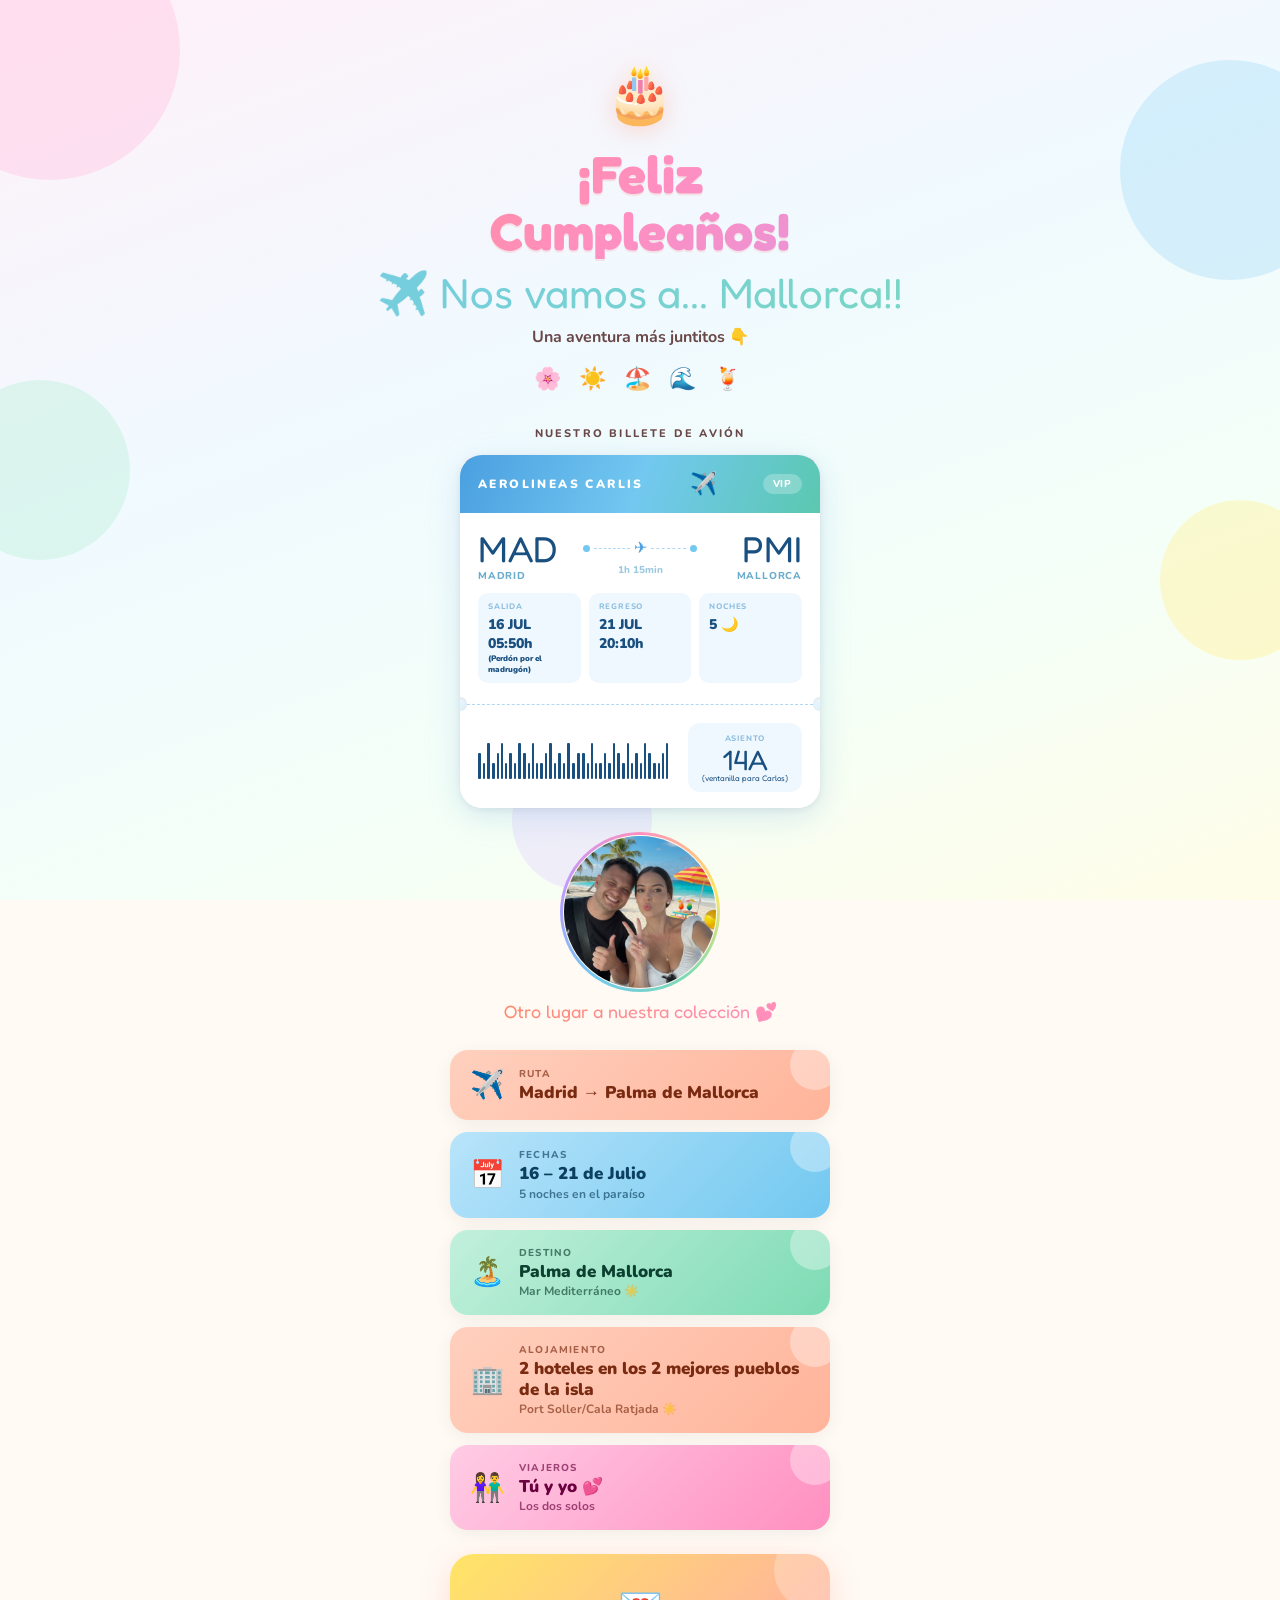
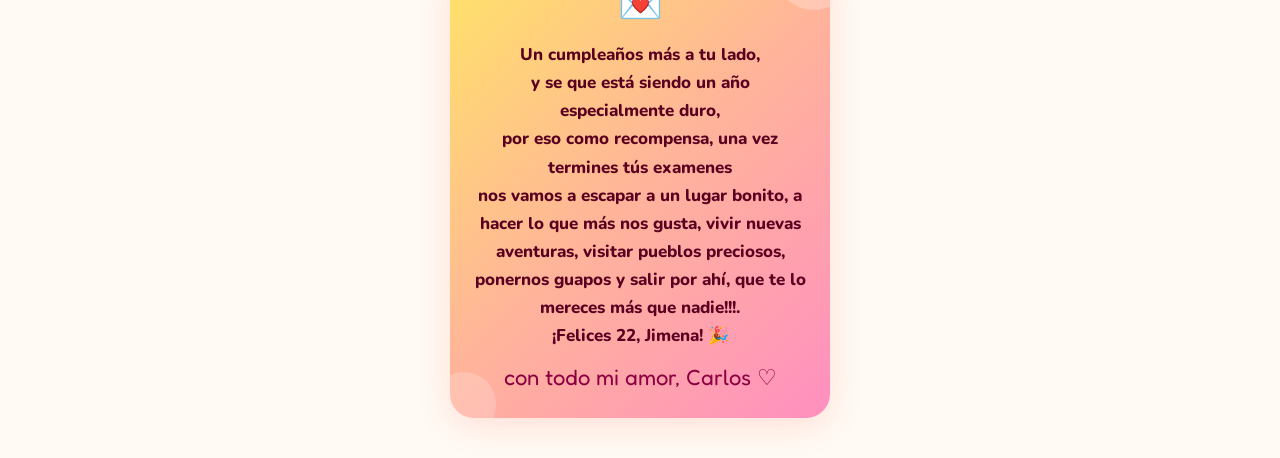
<file: index.html>
<!DOCTYPE html>
<html lang="es">
<head>
<meta charset="UTF-8">
<meta name="viewport" content="width=device-width, initial-scale=1.0, maximum-scale=1.0">
<meta name="apple-mobile-web-app-capable" content="yes">
<title>🎉 Tu sorpresa!</title>
<link href="https://fonts.googleapis.com/css2?family=Nunito:ital,wght@0,400;0,600;0,700;0,800;0,900;1,700&family=Fredoka+One&display=swap" rel="stylesheet">
<style>
:root {
  --peach:   #FFB49A;
  --coral:   #FF8B6B;
  --sky:     #72C8F0;
  --skylt:   #B8E4FA;
  --mint:    #7DDBB4;
  --mintlt:  #C2F0DC;
  --lemon:   #FFE566;
  --lemlt:   #FFF4A8;
  --pink:    #FF8FC0;
  --pinklt:  #FFCCE5;
  --lilac:   #C09AFF;
  --lilaclt: #E4D5FF;
  --cream:   #FFFAF4;
  --text:    #2D1F1F;
  --textmid: #6B4848;
}

*, *::before, *::after { margin:0; padding:0; box-sizing:border-box; -webkit-tap-highlight-color:transparent; }

html { scroll-behavior:smooth; }

body {
  min-height: 100vh;
  background: var(--cream);
  font-family: 'Nunito', sans-serif;
  overflow-x: hidden;
  -webkit-font-smoothing: antialiased;
}

/* ═══════════════════════════
   ANIMATED BG
═══════════════════════════ */
.bg {
  position: fixed; inset: 0; z-index: 0; overflow: hidden;
  background: linear-gradient(160deg, #FFF0F8 0%, #F0FAFF 40%, #F4FFF8 70%, #FFFDE8 100%);
}
.blob {
  position:absolute; border-radius:50%; filter:blur(0px);
  animation: drift var(--d,10s) ease-in-out infinite alternate var(--dl,0s);
}
@keyframes drift {
  0%   { transform: translate(0,0) scale(1); }
  100% { transform: translate(var(--tx,15px), var(--ty,-20px)) scale(var(--sc,1.05)); }
}

/* Confetti dots */
.confetti-dot {
  position:absolute; border-radius:50%;
  animation: confDrop var(--cd,8s) linear infinite var(--cdl,0s);
  opacity:0;
}
@keyframes confDrop {
  0%   { transform: translateY(-20px) rotate(0deg); opacity:0; }
  10%  { opacity:0.8; }
  90%  { opacity:0.8; }
  100% { transform: translateY(110vh) rotate(360deg); opacity:0; }
}

/* ═══════════════════════════
   HERO SECTION
═══════════════════════════ */
.hero {
  position: relative; z-index:5;
  text-align: center;
  padding: max(56px, env(safe-area-inset-top, 56px)) 24px 0;
}

.hero-emoji {
  font-size: 56px; display:block;
  animation: bounceIn 0.7s cubic-bezier(0.34,1.56,0.64,1) both;
  filter: drop-shadow(0 4px 12px rgba(255,140,100,0.3));
}
@keyframes bounceIn {
  0%   { transform:scale(0) rotate(-20deg); opacity:0; }
  100% { transform:scale(1) rotate(0deg);   opacity:1; }
}

h1 {
  font-family: 'Fredoka One', cursive;
  font-size: clamp(36px, 10vw, 52px);
  line-height: 1.1;
  margin: 12px 0 8px;
  background: linear-gradient(135deg, var(--coral) 0%, var(--pink) 50%, var(--lilac) 100%);
  -webkit-background-clip: text;
  -webkit-text-fill-color: transparent;
  background-clip: text;
  animation: slideUp 0.7s cubic-bezier(0.22,1,0.36,1) 0.15s both;
  filter: drop-shadow(0 2px 0 rgba(255,100,100,0.15));
}
.h1-line2 {
  font-family: 'Fredoka One', cursive;
  font-size: clamp(28px, 8vw, 42px);
  background: linear-gradient(135deg, var(--sky) 0%, var(--mint) 100%);
  -webkit-background-clip: text;
  -webkit-text-fill-color: transparent;
  background-clip: text;
  animation: slideUp 0.7s cubic-bezier(0.22,1,0.36,1) 0.25s both;
}
@keyframes slideUp {
  from { opacity:0; transform:translateY(24px); }
  to   { opacity:1; transform:translateY(0); }
}

.tagline {
  font-size: 16px; font-weight:700;
  color: var(--textmid);
  margin-top: 8px;
  animation: slideUp 0.7s cubic-bezier(0.22,1,0.36,1) 0.35s both;
}

/* emoji rain row */
.emoji-row {
  font-size: 22px;
  letter-spacing: 6px;
  margin: 16px 0 8px;
  animation: slideUp 0.7s cubic-bezier(0.22,1,0.36,1) 0.4s both;
}

/* ═══════════════════════════
   WALLET SECTION
═══════════════════════════ */
.wallet-scene {
  position: relative; z-index:5;
  display: flex;
  flex-direction: column;
  align-items: center;
  padding: 24px 24px 0;
  animation: slideUp 0.8s cubic-bezier(0.22,1,0.36,1) 0.5s both;
}

.wallet-label {
  font-size: 11px; font-weight:800;
  letter-spacing: 0.2em; text-transform:uppercase;
  color: var(--textmid);
  margin-bottom: 14px;
  display:flex; align-items:center; gap:8px;
}
.wallet-label::before, .wallet-label::after {
  content:''; flex:1; height:1px; background:rgba(0,0,0,0.1);
}

/* ── BOARDING PASS ── */
.bp-outer {
  width: 100%;
  max-width: 360px;
  position: relative;
}

/* Stack cards behind */
.bp-back {
  position:absolute; left:0; right:0;
  height:16px; border-radius:20px;
  transition: transform 0.4s ease;
}
.bp-back-1 {
  background: var(--lilac);
  top:0; margin:0 auto; width:94%;
  transform:translateY(6px);
  z-index:1;
}
.bp-back-2 {
  background: var(--pink);
  top:0; margin:0 auto; width:97%;
  transform:translateY(3px);
  z-index:2;
}

.bp {
  position:relative; z-index:3;
  border-radius:22px;
  overflow:hidden;
  box-shadow:
    0 8px 32px rgba(100,160,220,0.22),
    0 2px 8px rgba(0,0,0,0.08);
  animation: bpDrop 1s cubic-bezier(0.34,1.56,0.64,1) 0.9s both;
  transform-origin: top center;
}
@keyframes bpDrop {
  0%   { opacity:0; transform:translateY(-30px) rotate(-3deg) scale(0.9); }
  100% { opacity:1; transform:translateY(0)     rotate(0deg)  scale(1);   }
}

/* Airline header */
.bp-head {
  background: linear-gradient(110deg, #4A9FE0, #72C8F0, #5BC8B0);
  padding: 14px 18px;
  display:flex; align-items:center; justify-content:space-between;
}
.bp-airline {
  font-size:12px; font-weight:900; color:white;
  letter-spacing:0.2em; text-transform:uppercase;
}
.bp-plane-anim {
  font-size:22px;
  animation: flyPlane 3s ease-in-out infinite alternate 1.9s;
  display:inline-block;
}
@keyframes flyPlane {
  0%   { transform: translateX(0px) translateY(0px) rotate(-5deg); }
  100% { transform: translateX(8px) translateY(-3px) rotate(5deg); }
}
.bp-badge {
  background:rgba(255,255,255,0.25);
  border-radius:20px; padding:3px 10px;
  font-size:10px; font-weight:800; color:white;
  letter-spacing:0.08em;
}

/* Route */
.bp-route {
  background:white;
  padding: 18px 18px 10px;
  display:flex; align-items:center; gap:10px;
}
.bp-city-block { flex:1; }
.bp-city-block.right { text-align:right; }
.bp-iata {
  font-family:'Fredoka One',cursive;
  font-size: 36px; color: #1a5080;
  line-height:1;
}
.bp-city-name { font-size:10px; font-weight:800; color:#6aadcc; text-transform:uppercase; letter-spacing:0.08em; margin-top:2px; }
.bp-route-center {
  flex:1.2; display:flex; flex-direction:column; align-items:center; gap:4px;
}
.bp-plane-row {
  display:flex; align-items:center; width:100%; gap:4px;
}
.bp-dash { flex:1; border-top:1.5px dashed #b0d8f0; }
.bp-circle { width:7px; height:7px; border-radius:50%; background:#72C8F0; flex-shrink:0; }
.bp-route-plane { font-size:16px; color:#4A9FE0; }
.bp-dur { font-size:10px; font-weight:800; color:#9cc8e0; }

/* Fields */
.bp-fields {
  background:white;
  padding:0 18px 14px;
  display:grid; grid-template-columns:1fr 1fr 1fr; gap:8px;
}
.bp-field { background:#F0F8FF; border-radius:10px; padding:8px 10px; }
.bp-field-lbl { font-size:8px; font-weight:800; color:#90c0e0; text-transform:uppercase; letter-spacing:0.1em; margin-bottom:3px; }
.bp-field-val { font-size:14px; font-weight:900; color:#1a5080; }

/* Tear */
.bp-tear {
  background:white;
  display:flex; align-items:center;
  padding:0;
}
.bp-notch {
  width:14px; height:14px; border-radius:50%;
  background:linear-gradient(160deg,#F0F8FF,#ddeef8);
  flex-shrink:0; box-shadow:inset 0 1px 3px rgba(0,0,0,0.08);
}
.bp-notch.l { margin-left:-7px; }
.bp-notch.r { margin-right:-7px; }
.bp-dash-line { flex:1; border-top:1.5px dashed #b0d8f0; }

/* Barcode area */
.bp-barcode-area {
  background:white;
  padding:12px 18px 16px;
  display:flex; align-items:center; gap:12px;
}
.bp-bars { display:flex; gap:2px; align-items:flex-end; height:42px; flex:1; }
.b { background:#1a5080; border-radius:1px; }
.bp-seat {
  background:#F0F8FF;
  border-radius:12px; padding:10px 14px;
  text-align:center; flex-shrink:0;
}
.bp-seat-lbl { font-size:8px; font-weight:800; color:#90c0e0; text-transform:uppercase; letter-spacing:0.1em; margin-bottom:2px; }
.bp-seat-val { font-family:'Fredoka One',cursive; font-size:28px; color:#1a5080; line-height:1; }

/* ═══════════════════════════
   INFO CARDS
═══════════════════════════ */
.cards {
  position:relative; z-index:5;
  padding: 24px 20px;
  display:flex; flex-direction:column; gap:12px;
  max-width: 420px;
  width:100%;
  margin:0 auto;
  animation: slideUp 0.8s cubic-bezier(0.22,1,0.36,1) 1.3s both;
}

.info-card {
  border-radius:18px;
  padding:16px 20px;
  display:flex; align-items:center; gap:14px;
  box-shadow: 0 4px 18px rgba(0,0,0,0.06);
  position:relative; overflow:hidden;
}
.info-card::after {
  content:''; position:absolute; right:-10px; top:-10px;
  width:50px; height:50px; border-radius:50%;
  background:rgba(255,255,255,0.35);
}
.ic-icon { font-size:28px; flex-shrink:0; }
.ic-lbl { font-size:10px; font-weight:800; text-transform:uppercase; letter-spacing:0.12em; opacity:0.65; margin-bottom:2px; }
.ic-val { font-size:17px; font-weight:900; line-height:1.2; }
.ic-sub { font-size:12px; font-weight:700; opacity:0.65; margin-top:1px; }

.c1 { background:linear-gradient(135deg,#FFD0BE,#FFB49A); color:#7A2A10; }
.c2 { background:linear-gradient(135deg,#B8E4FA,#72C8F0); color:#0D4060; }
.c3 { background:linear-gradient(135deg,#C2F0DC,#7DDBB4); color:#0D4030; }
.c4 { background:linear-gradient(135deg,#FFCCE5,#FF8FC0); color:#6B0040; }
.c5 { background:linear-gradient(135deg,#FFD0BE,#FFB49A); color:#7A2A10; }

/* ═══════════════════════════
   MESSAGE CARD
═══════════════════════════ */
.msg-wrap {
  position:relative; z-index:5;
  padding:0 20px;
  max-width:420px; width:100%;
  margin:0 auto;
  animation: slideUp 0.8s cubic-bezier(0.22,1,0.36,1) 1.5s both;
}
.msg-card {
  background:linear-gradient(135deg, #FFE566, #FFB49A, #FF8FC0);
  border-radius:24px;
  padding:28px 24px;
  text-align:center;
  box-shadow:0 8px 32px rgba(255,120,100,0.2);
  position:relative; overflow:hidden;
}
.msg-card::before {
  content:''; position:absolute;
  top:-24px; right:-24px;
  width:80px; height:80px; border-radius:50%;
  background:rgba(255,255,255,0.25);
}
.msg-card::after {
  content:''; position:absolute;
  bottom:-18px; left:-18px;
  width:64px; height:64px; border-radius:50%;
  background:rgba(255,255,255,0.2);
}
.msg-icon { font-size:36px; margin-bottom:10px; display:block; animation:wiggle 2s ease-in-out infinite 2.5s; }
@keyframes wiggle {
  0%,100% { transform:rotate(0deg); }
  25%      { transform:rotate(-8deg); }
  75%      { transform:rotate(8deg); }
}
.msg-text {
  font-size:17px; font-weight:800;
  color:#5A0020;
  line-height:1.65; position:relative; z-index:1;
}
.msg-sig {
  margin-top:14px;
  font-family:'Fredoka One',cursive;
  font-size:22px; color:#8B0040;
  position:relative; z-index:1;
}

/* ═══════════════════════════
   PHOTO SECTION
═══════════════════════════ */
.photo-section {
  position: relative; z-index:5;
  display: flex;
  flex-direction: column;
  align-items: center;
  padding: 28px 20px 4px;
  animation: slideUp 0.8s cubic-bezier(0.22,1,0.36,1) 1.1s both;
}
.photo-frame-outer {
  position: relative;
  width: 152px; height: 152px;
}
/* Spinning rainbow border */
.photo-frame-outer::before {
  content:'';
  position:absolute; inset:-4px;
  border-radius:50%;
  background: conic-gradient(
    var(--pink) 0%,
    var(--lemon) 20%,
    var(--mint) 40%,
    var(--sky) 60%,
    var(--lilac) 80%,
    var(--pink) 100%
  );
  animation: spinBorder 5s linear infinite;
  z-index:0;
}
@keyframes spinBorder {
  to { transform: rotate(360deg); }
}
/* White gap ring */
.photo-frame-outer::after {
  content:'';
  position:absolute; inset:-1px;
  border-radius:50%;
  background: var(--cream);
  z-index:1;
}
.photo-frame {
  position:relative; z-index:2;
  width:152px; height:152px;
  border-radius:50%;
  overflow:hidden;
  background: linear-gradient(135deg,#FFD0E8,#B8E4FA);
  display:flex; flex-direction:column;
  align-items:center; justify-content:center;
  cursor:pointer;
}
.photo-frame img {
  width:100%; height:100%;
  object-fit:cover; display:block;
}
.photo-placeholder {
  display:flex; flex-direction:column;
  align-items:center; justify-content:center;
  gap:6px; padding:16px; text-align:center;
}
.photo-placeholder-icon { font-size:32px; }
.photo-placeholder-text {
  font-size:11px; font-weight:800;
  color: #A05080;
  text-transform:uppercase; letter-spacing:0.1em;
  line-height:1.4;
}
.photo-caption {
  margin-top:12px;
  font-family:'Fredoka One',cursive;
  font-size:18px;
  background: linear-gradient(135deg, var(--coral), var(--pink));
  -webkit-background-clip:text;
  -webkit-text-fill-color:transparent;
  background-clip:text;
}
/* Hidden file input */
#photo-input { display:none; }

/* ═══════════════════════════
   FOOTER SPACE
═══════════════════════════ */
.footer-space {
  height: max(40px, env(safe-area-inset-bottom, 40px));
}

/* ═══════════════════════════
   PLANE INTRO OVERLAY
═══════════════════════════ */
#plane-overlay {
  position: fixed; inset:0; z-index: 100;
  pointer-events: none;
  overflow: hidden;
}

/* The whole plane + trail unit moves across */
#plane-unit {
  position: absolute;
  top: 35%;
  left: 0;
  transform: translateX(-110vw);
  animation: planeAcross 100.4s cubic-bezier(0.4, 0, 0.2, 1) 0.0s forwards;
  display: flex;
  align-items: center;
  gap: 0;
}
@keyframes planeAcross {
  0%   { transform: translateX(-130px) translateY(0px); }
  30%  { transform: translateX(25vw)   translateY(-18px); }
  60%  { transform: translateX(65vw)   translateY(8px); }
  100% { transform: translateX(115vw)  translateY(-6px); }
}

/* Contrail */
#plane-trail {
  width: 180px; height: 10px;
  position: relative;
  margin-right: -4px;
  flex-shrink: 0;
}
#plane-trail::before {
  content:'';
  position:absolute; inset:0;
  background: linear-gradient(90deg,
    transparent 0%,
    rgba(255,255,255,0.0) 10%,
    rgba(255,255,255,0.7) 60%,
    rgba(255,255,255,0.95) 100%
  );
  border-radius:20px;
  filter: blur(3px);
}
#plane-trail::after {
  content:'';
  position:absolute; top:50%; left:0; right:0;
  height:2px; transform:translateY(-50%);
  background: linear-gradient(90deg, transparent, rgba(180,220,255,0.8));
  border-radius:10px;
}

/* The SVG plane */
#plane-svg {
  flex-shrink:0;
  filter:
    drop-shadow(-6px 6px 12px rgba(100,160,255,0.35))
    drop-shadow(0 2px 6px rgba(0,0,0,0.12));
  animation: planeBob 0.6s ease-in-out infinite alternate;
}
@keyframes planeBob {
  from { transform: translateY(-2px) rotate(-1deg); }
  to   { transform: translateY(2px)  rotate(1deg); }
}

/* Cloud puffs that fly past */
.cloud-puff {
  position: absolute;
  border-radius: 50%;
  background: rgba(255,255,255,0.75);
  filter: blur(8px);
  animation: cloudDrift var(--cdd,3s) ease-in var(--cddo,0s) forwards;
  opacity:0;
}
@keyframes cloudDrift {
  0%   { transform:translateX(-60vw); opacity:0; }
  15%  { opacity:0.8; }
  85%  { opacity:0.8; }
  100% { transform:translateX(115vw); opacity:0; }
}

/* Fade overlay out after plane passes */
#plane-overlay {
  animation: overlayFade 0.5s ease-out 2.8s forwards;
}
@keyframes overlayFade {
  to { opacity:0; }
}
</style>
</head>
<body>

<!-- ── PLANE INTRO ── -->
<div id="plane-overlay" aria-hidden="true">

  <!-- Cloud puffs -->
  <div class="cloud-puff" style="width:120px;height:60px;top:28%;left:0;--cdd:3.2s;--cddo:0.2s"></div>
  <div class="cloud-puff" style="width:80px;height:45px;top:44%;left:0;--cdd:2.8s;--cddo:0.6s"></div>
  <div class="cloud-puff" style="width:100px;height:50px;top:22%;left:0;--cdd:3.5s;--cddo:1s"></div>

  <!-- Plane unit: trail + SVG -->
  <div id="plane-unit">
    <div id="plane-trail"></div>

    <!-- SVG plane — big, clear, with 2 windows for heads -->
    <svg id="plane-svg" width="220" height="90" viewBox="0 0 220 90" fill="none" xmlns="http://www.w3.org/2000/svg">

      <!-- ── FUSELAGE ── -->
      <path d="M18 48 C18 38 26 30 60 28 L160 25 C185 24 205 32 210 44 C210 44 210 52 205 56 C200 60 185 62 160 61 L60 58 C26 56 18 58 18 48 Z"
            fill="url(#bodyGrad)" stroke="white" stroke-width="1.2"/>

      <!-- ── NOSE CONE ── -->
      <path d="M160 25 C185 24 205 32 210 44 C205 44 195 40 175 38 L160 25Z"
            fill="url(#noseGrad)"/>

      <!-- ── COCKPIT WINDOWS ── -->
      <ellipse cx="178" cy="39" rx="10" ry="7" fill="#B8E8FF" stroke="white" stroke-width="1"/>
      <ellipse cx="178" cy="39" rx="6" ry="4" fill="#72C8F0" opacity="0.6"/>

      <!-- ── MAIN WINDOWS (2 circles for heads) ── -->
      <!-- Window 1 — left person -->
      <circle cx="95" cy="42" r="13" fill="white" stroke="#C0D8F0" stroke-width="1.5"/>
      <circle cx="95" cy="42" r="11" fill="#EEF7FF"/>
      <!-- subtle person silhouette placeholder -->
      <circle cx="95" cy="38" r="4.5" fill="#C0D0E8" opacity="0.5"/>
      <path d="M87 50 Q95 44 103 50" fill="#C0D0E8" opacity="0.4"/>
      <text x="95" y="56" font-size="8" text-anchor="middle" fill="#90B0D0" font-family="sans-serif" opacity="0.7">tú</text>

      <!-- Window 2 — right person -->
      <circle cx="130" cy="42" r="13" fill="white" stroke="#C0D8F0" stroke-width="1.5"/>
      <circle cx="130" cy="42" r="11" fill="#EEF7FF"/>
      <circle cx="130" cy="38" r="4.5" fill="#C0D0E8" opacity="0.5"/>
      <path d="M122 50 Q130 44 138 50" fill="#C0D0E8" opacity="0.4"/>
      <text x="130" y="56" font-size="8" text-anchor="middle" fill="#90B0D0" font-family="sans-serif" opacity="0.7">yo</text>

      <!-- ── MAIN WING ── -->
      <path d="M80 54 L65 82 L115 68 L120 54 Z"
            fill="url(#wingGrad)" stroke="white" stroke-width="1"/>

      <!-- Wing detail line -->
      <path d="M82 56 L70 78 M95 61 L88 80" stroke="white" stroke-width="0.6" opacity="0.5"/>

      <!-- ── TAIL FIN ── -->
      <path d="M28 44 L18 20 L45 36 Z"
            fill="url(#wingGrad)" stroke="white" stroke-width="1"/>

      <!-- ── HORIZONTAL STABILIZERS ── -->
      <path d="M32 50 L20 62 L50 56 L52 50 Z"
            fill="url(#wingGrad)" stroke="white" stroke-width="0.8"/>
      <path d="M32 46 L20 36 L50 42 L52 46 Z"
            fill="url(#wingGrad)" stroke="white" stroke-width="0.8"/>

      <!-- ── ENGINES ── -->
      <rect x="90" y="62" width="30" height="12" rx="6"
            fill="url(#engineGrad)" stroke="white" stroke-width="0.8"/>
      <rect x="91" y="63" width="10" height="10" rx="5" fill="white" opacity="0.25"/>

      <!-- ── BELLY STRIPE ── -->
      <path d="M50 56 L155 56 Q165 56 168 54" stroke="url(#stripeGrad)" stroke-width="3" stroke-linecap="round"/>

      <!-- ── GRADIENTS ── -->
      <defs>
        <linearGradient id="bodyGrad" x1="0" y1="0" x2="0" y2="1">
          <stop offset="0%"   stop-color="#FFFFFF"/>
          <stop offset="40%"  stop-color="#EEF6FF"/>
          <stop offset="100%" stop-color="#C8E4FA"/>
        </linearGradient>
        <linearGradient id="noseGrad" x1="0" y1="0" x2="1" y2="0">
          <stop offset="0%"   stop-color="#EEF6FF"/>
          <stop offset="100%" stop-color="#B8D8F0"/>
        </linearGradient>
        <linearGradient id="wingGrad" x1="0" y1="0" x2="0" y2="1">
          <stop offset="0%"   stop-color="#D0E8FF"/>
          <stop offset="100%" stop-color="#90C0E8"/>
        </linearGradient>
        <linearGradient id="engineGrad" x1="0" y1="0" x2="1" y2="0">
          <stop offset="0%"   stop-color="#A0C8E8"/>
          <stop offset="100%" stop-color="#C8E0F8"/>
        </linearGradient>
        <linearGradient id="stripeGrad" x1="0" y1="0" x2="1" y2="0">
          <stop offset="0%"   stop-color="#72C8F0"/>
          <stop offset="100%" stop-color="#FF8FC0"/>
        </linearGradient>
      </defs>
    </svg>
  </div>
</div>

<!-- ── BACKGROUND ── -->
<div class="bg" aria-hidden="true">
  <div class="blob" style="width:260px;height:260px;background:#FFD0E8;top:-80px;left:-80px;opacity:.55;--d:9s;--tx:20px;--ty:15px;--sc:1.08"></div>
  <div class="blob" style="width:220px;height:220px;background:#B8E4FA;top:60px;right:-60px;opacity:.5;--d:7s;--dl:1s;--tx:-18px;--ty:20px;--sc:1.06"></div>
  <div class="blob" style="width:180px;height:180px;background:#C2F0DC;top:380px;left:-50px;opacity:.45;--d:11s;--dl:.5s;--tx:22px;--ty:-12px"></div>
  <div class="blob" style="width:160px;height:160px;background:#FFF4A8;top:500px;right:-40px;opacity:.5;--d:8s;--dl:2s;--tx:-14px;--ty:18px"></div>
  <div class="blob" style="width:140px;height:140px;background:#E4D5FF;top:750px;left:40%;opacity:.4;--d:6s;--dl:1.5s;--tx:10px;--ty:-16px"></div>
  <!-- confetti dots -->
  <div class="confetti-dot" style="width:8px;height:8px;background:#FFB49A;left:8%;--cd:7s;--cdl:0s"></div>
  <div class="confetti-dot" style="width:6px;height:6px;background:#72C8F0;left:22%;--cd:9s;--cdl:1.2s"></div>
  <div class="confetti-dot" style="width:10px;height:10px;background:#FFE566;left:45%;--cd:6s;--cdl:2s"></div>
  <div class="confetti-dot" style="width:7px;height:7px;background:#7DDBB4;left:62%;--cd:8s;--cdl:0.5s"></div>
  <div class="confetti-dot" style="width:9px;height:9px;background:#FF8FC0;left:78%;--cd:10s;--cdl:3s"></div>
  <div class="confetti-dot" style="width:6px;height:6px;background:#C09AFF;left:90%;--cd:7.5s;--cdl:1.8s"></div>
</div>

<!-- ── HERO ── -->
<section class="hero">
  <span class="hero-emoji">🎂</span>
  <h1>¡Feliz<br>Cumpleaños!</h1>
  <p class="h1-line2">✈️ Nos vamos a... Mallorca!!</p>
  <p class="tagline">Una aventura más juntitos  👇</p>
  <div class="emoji-row">🌸 ☀️ 🏖️ 🌊 🍹</div>
</section>

<!-- ── WALLET / BOARDING PASS ── -->
<section class="wallet-scene">
  <p class="wallet-label">NUESTRO BILLETE DE AVIÓN</p>

  <div class="bp-outer">
    <div class="bp-back bp-back-1"></div>
    <div class="bp-back bp-back-2"></div>

    <div class="bp">
      <!-- Header -->
      <div class="bp-head">
        <span class="bp-airline">Aerolineas Carlis</span>
        <span class="bp-plane-anim">✈️</span>
        <span class="bp-badge">VIP</span>
      </div>

      <!-- Route -->
      <div class="bp-route">
        <div class="bp-city-block">
          <div class="bp-iata">MAD</div>
          <div class="bp-city-name">Madrid</div>
        </div>
        <div class="bp-route-center">
          <div class="bp-plane-row">
            <div class="bp-circle"></div>
            <div class="bp-dash"></div>
            <span class="bp-route-plane">✈</span>
            <div class="bp-dash"></div>
            <div class="bp-circle"></div>
          </div>
          <div class="bp-dur">1h 15min</div>
        </div>
        <div class="bp-city-block right">
          <div class="bp-iata">PMI</div>
          <div class="bp-city-name">Mallorca</div>
        </div>
      </div>

      <!-- Fields -->
      <div class="bp-fields">
        <div class="bp-field">
          <div class="bp-field-lbl">Salida</div>
          <div class="bp-field-val">16 JUL</div>
          <div class="bp-field-val">05:50h</div>
          <div class="bp-field-val" style="font-size: 0.5em;">(Perdón por el madrugón)</div>
        </div>
        <div class="bp-field">
          <div class="bp-field-lbl">Regreso</div>
          <div class="bp-field-val">21 JUL</div>
          <div class="bp-field-val">20:10h</div>
        </div>
        <div class="bp-field">
          <div class="bp-field-lbl">Noches</div>
          <div class="bp-field-val">5 🌙</div>
        </div>
      </div>

      <!-- Tear -->
      <div class="bp-tear">
        <div class="bp-notch l"></div>
        <div class="bp-dash-line"></div>
        <div class="bp-notch r"></div>
      </div>

      <!-- Barcode -->
      <div class="bp-barcode-area">
        <div class="bp-bars" id="bars"></div>
        <div class="bp-seat">
          <div class="bp-seat-lbl">Asiento</div>
          <div class="bp-seat-val">14A</div>
          <div class="bp-seat-val" style="font-size: 0.5em;">(ventanilla para Carlos)</div>
        </div>
      </div>
    </div>
  </div>
</section>

<!-- ── PHOTO ── -->
<div class="photo-section">
  <input type="file" id="photo-input" accept="image/*">
  <div class="photo-frame-outer">
    <div class="photo-frame" id="photo-frame" onclick="document.getElementById('photo-input').click()">
      <img src="img/foto1.JPG" alt="foto" style="width: 100%; height: 100%; object-fit: cover;">
    </div>
  </div>
  <p class="photo-caption">Otro lugar a nuestra colección 💕</p>
</div>

<!-- ── INFO CARDS ── -->
<div class="cards">
  <div class="info-card c1">
    <span class="ic-icon">✈️</span>
    <div>
      <div class="ic-lbl">Ruta</div>
      <div class="ic-val">Madrid → Palma de Mallorca</div>
    </div>
  </div>
  <div class="info-card c2">
    <span class="ic-icon">📅</span>
    <div>
      <div class="ic-lbl">Fechas</div>
      <div class="ic-val">16 – 21 de Julio</div>
      <div class="ic-sub">5 noches en el paraíso</div>
    </div>
  </div>
  <div class="info-card c3">
    <span class="ic-icon">🏝️</span>
    <div>
      <div class="ic-lbl">Destino</div>
      <div class="ic-val">Palma de Mallorca</div>
      <div class="ic-sub">Mar Mediterráneo ☀️</div>
    </div>
  </div>
    <div class="info-card c5">
    <span class="ic-icon">🏢</span>
    <div>
      <div class="ic-lbl">Alojamiento</div>
      <div class="ic-val">2 hoteles en los 2 mejores pueblos de la isla</div>
      <div class="ic-sub">Port Soller/Cala Ratjada ☀️</div>
    </div>
  </div>
  <div class="info-card c4">
    <span class="ic-icon">👫</span>
    <div>
      <div class="ic-lbl">Viajeros</div>
      <div class="ic-val">Tú y yo 💕</div>
      <div class="ic-sub">Los dos solos</div>
    </div>
  </div>
</div>

<!-- ── MESSAGE ── -->
<div class="msg-wrap">
  <div class="msg-card">
    <span class="msg-icon">💌</span>
    <p class="msg-text">
      Un cumpleaños más a tu lado,<br>
      y se que está siendo un año especialmente duro,<br>
      por eso como recompensa, una vez termines tús examenes<br>
      nos vamos a escapar a un lugar bonito, a hacer lo que más nos gusta, vivir nuevas aventuras, visitar pueblos preciosos, ponernos guapos y salir por ahí, que te lo mereces más que nadie!!!.
      <br>
      ¡Felices 22, Jimena! 🎉
    </p>
    <div class="msg-sig">con todo mi amor, Carlos ♡</div>
  </div>
</div>

<div class="footer-space"></div>

<script>
// Generate barcode bars
const wrap = document.getElementById('bars');
const pattern = [2,1,3,1,2,3,1,2,1,3,2,1,3,1,1,2,3,1,2,1,3,1,2,2,1,3,1,1,2,1,3,2,1,3,1,2,1,3,2,1,1,2,3];
pattern.forEach(h => {
  const b = document.createElement('div');
  b.className = 'b';
  b.style.height = (h * 10 + 6) + 'px';
  b.style.width  = (Math.random() > 0.55 ? 3 : 2) + 'px';
  wrap.appendChild(b);
});

// Photo upload
document.getElementById('photo-input').addEventListener('change', function(e) {
  const file = e.target.files[0];
  if (!file) return;
  const reader = new FileReader();
  reader.onload = function(ev) {
    const frame = document.getElementById('photo-frame');
    const placeholder = document.getElementById('photo-placeholder');
    placeholder.style.display = 'none';
    // Remove old img if any
    const old = frame.querySelector('img');
    if (old) old.remove();
    const img = document.createElement('img');
    img.src = ev.target.result;
    frame.appendChild(img);
  };
  reader.readAsDataURL(file);
});
// on scroll-ish (they're probably already visible on mobile)
document.querySelectorAll('.info-card').forEach((card, i) => {
  card.style.animationDelay = (1.3 + i * 0.1) + 's';
  card.style.animation = 'slideUp 0.6s cubic-bezier(0.22,1,0.36,1) both';
  card.style.opacity = '0';
  setTimeout(() => { card.style.opacity = ''; }, (1300 + i * 100));
});
</script>

</body>
</html>
</file>
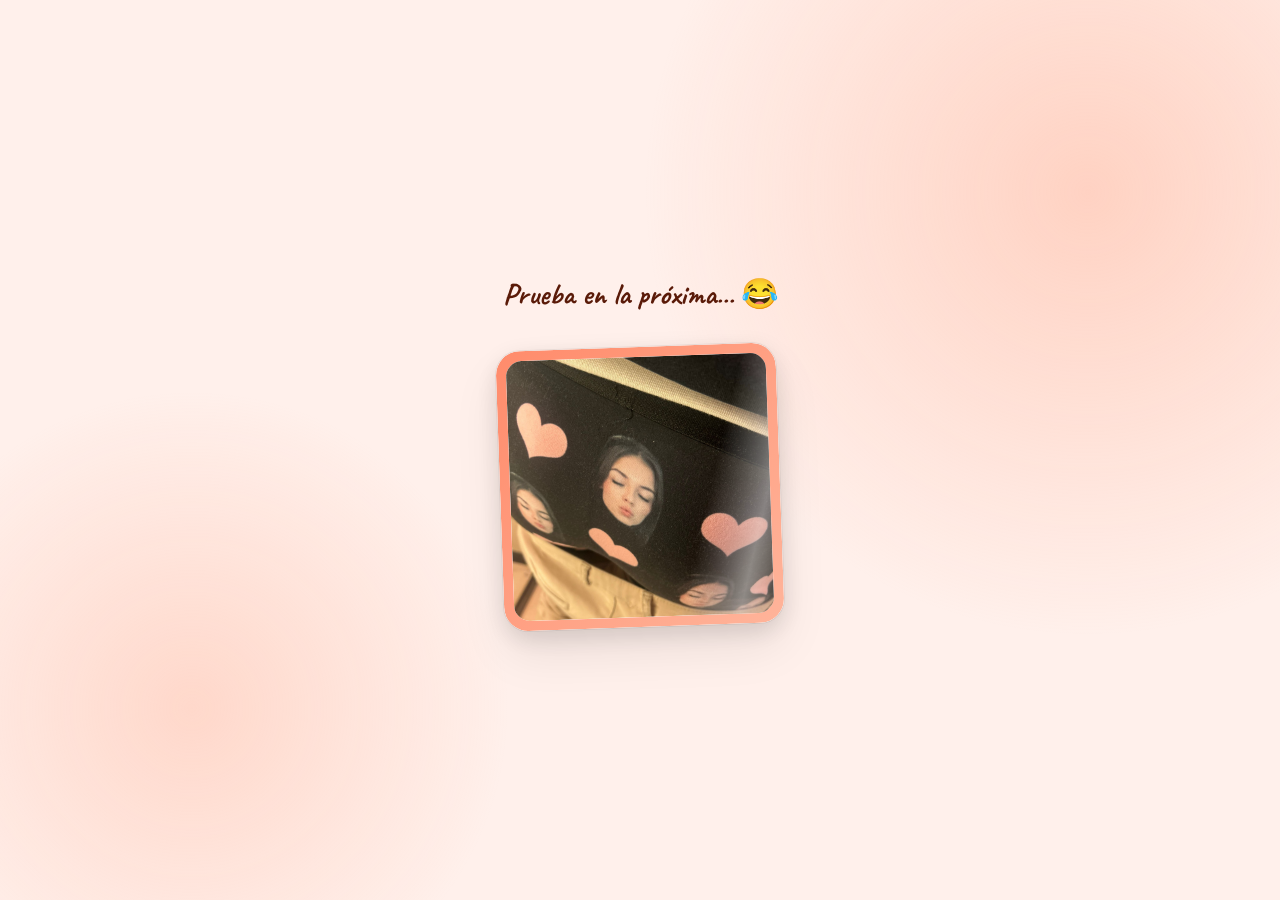
<file: plantilla1.html>
<!DOCTYPE html>
<html lang="es">
<head>
<meta charset="UTF-8">
<meta name="viewport" content="width=device-width, initial-scale=1.0, maximum-scale=1.0">
<meta name="apple-mobile-web-app-capable" content="yes">
<title>💌</title>

<!--
  ╔══════════════════════════════╗
  ║  EDITA SOLO ESTO             ║
  ╠══════════════════════════════╣
  ║  frase → tu texto            ║
  ║  foto  → ruta a la imagen    ║
  ║  color → tema de fondo       ║
  ║  coral | mint | sky | lemon  ║
  ║  lilac | rose | peach        ║
  ╚══════════════════════════════╝
-->
<script>
const CONFIG = {
  frase: "Prueba en la próxima... 😂",
  foto:  "img/calzoncillos.JPG",
  color: "coral",
};
</script>

<link href="https://fonts.googleapis.com/css2?family=Caveat:wght@600;700&family=Nunito:wght@800&display=swap" rel="stylesheet">

<style>
:root {
  --c1: #FF8B6B; --c2: #FFB49A; --c3: #FFF0EB; --ctext: #5A1A08;
}
.mint   { --c1:#52C99A; --c2:#A8E6CF; --c3:#EDFDF5; --ctext:#0A3D25; }
.sky    { --c1:#3BAADC; --c2:#8DD4F0; --c3:#EAF7FF; --ctext:#083050; }
.lemon  { --c1:#F5CC00; --c2:#FFE566; --c3:#FFFDE8; --ctext:#3D2F00; }
.lilac  { --c1:#9B6FDF; --c2:#C8A8FF; --c3:#F3EEFF; --ctext:#2D0A60; }
.rose   { --c1:#FF5C8A; --c2:#FFB0C8; --c3:#FFF0F5; --ctext:#5A0028; }
.peach  { --c1:#FF9A5C; --c2:#FFD0A8; --c3:#FFF5EE; --ctext:#4A1800; }

*, *::before, *::after { margin:0; padding:0; box-sizing:border-box; }

body {
  min-height: 100dvh;
  background: var(--c3);
  display: flex;
  flex-direction: column;
  align-items: center;
  justify-content: center;
  padding: 40px 28px max(40px, env(safe-area-inset-bottom));
  font-family: 'Nunito', sans-serif;
  -webkit-font-smoothing: antialiased;
  overflow: hidden;
  position: relative;
}

/* BG blobs */
body::before {
  content:''; position:fixed;
  width:70vw; height:70vw; border-radius:50%;
  background:radial-gradient(circle, var(--c2), transparent 70%);
  top:-20vw; right:-20vw; z-index:0; pointer-events:none; opacity:0.5;
}
body::after {
  content:''; position:fixed;
  width:50vw; height:50vw; border-radius:50%;
  background:radial-gradient(circle, var(--c2), transparent 70%);
  bottom:-10vw; left:-10vw; z-index:0; pointer-events:none; opacity:0.4;
}

/* ── FRASE ── */
#frase {
  position: relative; z-index:5;
  font-family: 'Caveat', cursive;
  font-size: clamp(22px, 6.5vw, 30px);
  font-weight: 700;
  color: var(--ctext);
  text-align: center;
  line-height: 1.4;
  margin-bottom: 32px;
  max-width: 320px;
  animation: fadeDown 0.7s cubic-bezier(0.22,1,0.36,1) 0.1s both;
}
@keyframes fadeDown {
  from { opacity:0; transform:translateY(-16px); }
  to   { opacity:1; transform:translateY(0); }
}

/* ── MARCO ── */
#marco-wrap {
  position: relative; z-index:5;
  animation: popIn 0.8s cubic-bezier(0.34,1.56,0.64,1) 0.3s both;
}
@keyframes popIn {
  from { opacity:0; transform:scale(0.8) rotate(-3deg); }
  to   { opacity:1; transform:scale(1)   rotate(-2deg); }
}

#marco {
  width: min(280px, 78vw);
  height: min(280px, 78vw);
  border-radius: 24px;
  overflow: hidden;
  background: white;
  padding: 10px;
  box-shadow:
    0 0 0 1px rgba(0,0,0,0.06),
    0 8px 24px rgba(0,0,0,0.12),
    0 24px 48px rgba(0,0,0,0.08);
  position: relative;
  cursor: pointer;
}

/* Borde de color */
#marco::before {
  content:''; position:absolute; inset:0; border-radius:24px;
  background: linear-gradient(135deg, var(--c1), var(--c2));
  z-index:0;
}
#marco::after {
  content:''; position:absolute; inset:10px; border-radius:16px;
  background:white; z-index:1;
}

#foto-area {
  position:absolute; inset:10px; border-radius:16px;
  overflow:hidden; z-index:2;
  background:linear-gradient(135deg, #f0f0f0, #e0e0e0);
  display:flex; align-items:center; justify-content:center;
}
#foto-area img {
  width:100%; height:100%; object-fit:cover; display:block;
}
#placeholder {
  display:flex; flex-direction:column; align-items:center; gap:8px;
}
#placeholder span:first-child { font-size:44px; }
#placeholder span:last-child {
  font-size:11px; font-weight:800; color:#bbb;
  text-transform:uppercase; letter-spacing:0.1em;
}

/* shimmer on load */
#foto-area::after {
  content:''; position:absolute; inset:0;
  background:linear-gradient(105deg, transparent 40%, rgba(255,255,255,0.5) 50%, transparent 60%);
  animation: shimmer 1s ease-out 1s both;
  background-size:200% 100%;
}
@keyframes shimmer {
  from { background-position:200% 0; }
  to   { background-position:-200% 0; }
}

#file-input { display:none; }
</style>
</head>
<body>

<input type="file" id="file-input" accept="image/*">

<p id="frase"></p>

<div id="marco-wrap">
  <div id="marco">
    <div id="foto-area" onclick="document.getElementById('file-input').click()">
      <div id="placeholder">
        <span>📷</span>
        <span>tu foto aquí</span>
      </div>
    </div>
  </div>
</div>

<script>
const C = CONFIG;

// Tema
const temas = { coral:'', mint:'mint', sky:'sky', lemon:'lemon', lilac:'lilac', rose:'rose', peach:'peach' };
if (temas[C.color]) document.body.classList.add(temas[C.color]);

// Frase
document.getElementById('frase').textContent = C.frase;

// Foto
function setFoto(src) {
  const area = document.getElementById('foto-area');
  const ph   = document.getElementById('placeholder');
  let img = area.querySelector('img');
  if (!img) { img = document.createElement('img'); area.insertBefore(img, area.firstChild); }
  img.src = src;
  ph.style.display = 'none';
}
if (C.foto && C.foto !== 'foto.jpg') {
  const t = new Image(); t.onload = () => setFoto(C.foto); t.src = C.foto;
}
document.getElementById('file-input').addEventListener('change', function(e) {
  const f = e.target.files[0]; if (!f) return;
  const r = new FileReader(); r.onload = ev => setFoto(ev.target.result); r.readAsDataURL(f);
});
</script>
</body>
</html>
</file>
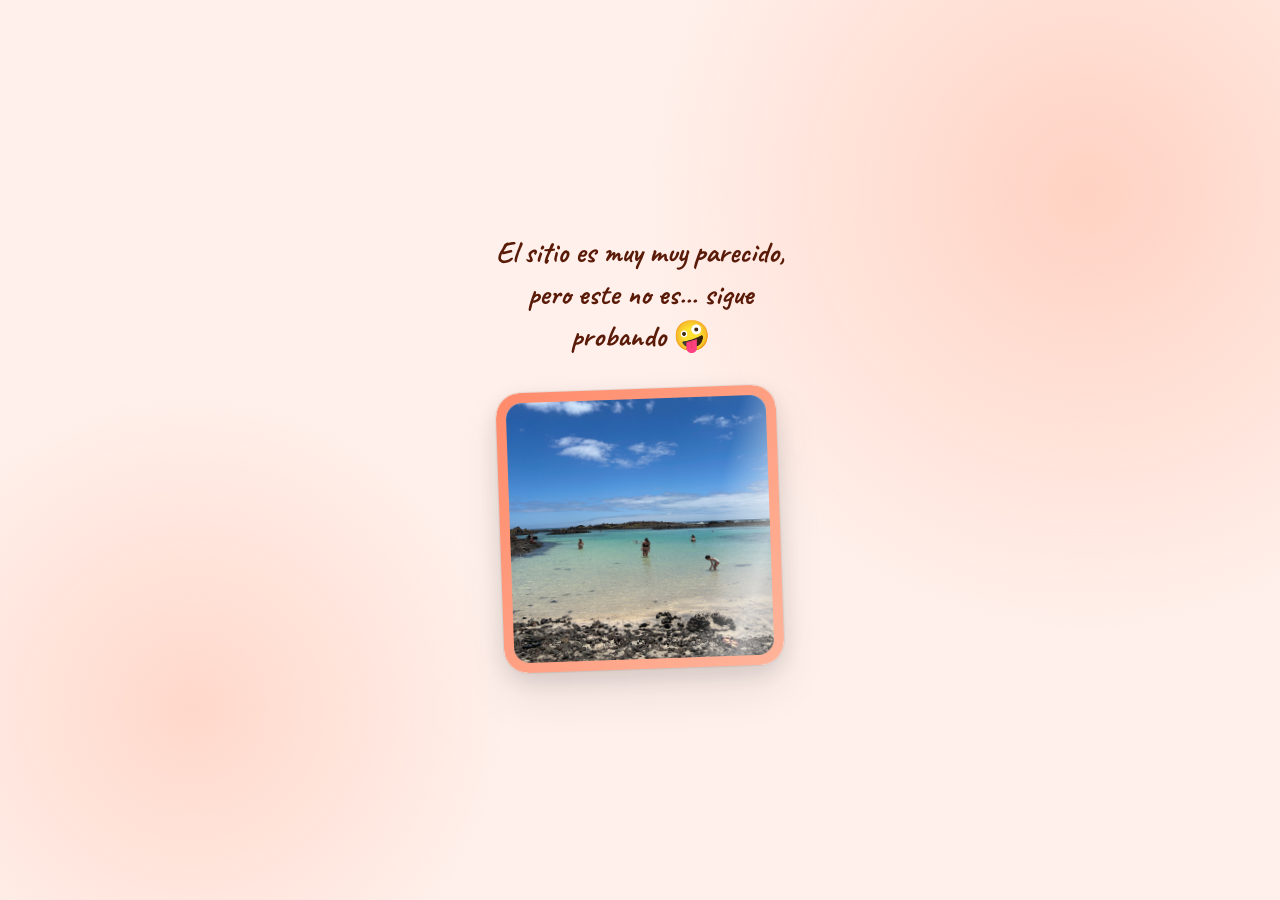
<file: plantilla2.html>
<!DOCTYPE html>
<html lang="es">
<head>
<meta charset="UTF-8">
<meta name="viewport" content="width=device-width, initial-scale=1.0, maximum-scale=1.0">
<meta name="apple-mobile-web-app-capable" content="yes">
<title>💌</title>

<!--
  ╔══════════════════════════════╗
  ║  EDITA SOLO ESTO             ║
  ╠══════════════════════════════╣
  ║  frase → tu texto            ║
  ║  foto  → ruta a la imagen    ║
  ║  color → tema de fondo       ║
  ║  coral | mint | sky | lemon  ║
  ║  lilac | rose | peach        ║
  ╚══════════════════════════════╝
-->
<script>
const CONFIG = {
  frase: "El sitio es muy muy parecido, pero este no es... sigue probando 🤪",
  foto:  "img/playa.jpeg",
  color: "coral",
};
</script>

<link href="https://fonts.googleapis.com/css2?family=Caveat:wght@600;700&family=Nunito:wght@800&display=swap" rel="stylesheet">

<style>
:root {
  --c1: #FF8B6B; --c2: #FFB49A; --c3: #FFF0EB; --ctext: #5A1A08;
}
.mint   { --c1:#52C99A; --c2:#A8E6CF; --c3:#EDFDF5; --ctext:#0A3D25; }
.sky    { --c1:#3BAADC; --c2:#8DD4F0; --c3:#EAF7FF; --ctext:#083050; }
.lemon  { --c1:#F5CC00; --c2:#FFE566; --c3:#FFFDE8; --ctext:#3D2F00; }
.lilac  { --c1:#9B6FDF; --c2:#C8A8FF; --c3:#F3EEFF; --ctext:#2D0A60; }
.rose   { --c1:#FF5C8A; --c2:#FFB0C8; --c3:#FFF0F5; --ctext:#5A0028; }
.peach  { --c1:#FF9A5C; --c2:#FFD0A8; --c3:#FFF5EE; --ctext:#4A1800; }

*, *::before, *::after { margin:0; padding:0; box-sizing:border-box; }

body {
  min-height: 100dvh;
  background: var(--c3);
  display: flex;
  flex-direction: column;
  align-items: center;
  justify-content: center;
  padding: 40px 28px max(40px, env(safe-area-inset-bottom));
  font-family: 'Nunito', sans-serif;
  -webkit-font-smoothing: antialiased;
  overflow: hidden;
  position: relative;
}

/* BG blobs */
body::before {
  content:''; position:fixed;
  width:70vw; height:70vw; border-radius:50%;
  background:radial-gradient(circle, var(--c2), transparent 70%);
  top:-20vw; right:-20vw; z-index:0; pointer-events:none; opacity:0.5;
}
body::after {
  content:''; position:fixed;
  width:50vw; height:50vw; border-radius:50%;
  background:radial-gradient(circle, var(--c2), transparent 70%);
  bottom:-10vw; left:-10vw; z-index:0; pointer-events:none; opacity:0.4;
}

/* ── FRASE ── */
#frase {
  position: relative; z-index:5;
  font-family: 'Caveat', cursive;
  font-size: clamp(22px, 6.5vw, 30px);
  font-weight: 700;
  color: var(--ctext);
  text-align: center;
  line-height: 1.4;
  margin-bottom: 32px;
  max-width: 320px;
  animation: fadeDown 0.7s cubic-bezier(0.22,1,0.36,1) 0.1s both;
}
@keyframes fadeDown {
  from { opacity:0; transform:translateY(-16px); }
  to   { opacity:1; transform:translateY(0); }
}

/* ── MARCO ── */
#marco-wrap {
  position: relative; z-index:5;
  animation: popIn 0.8s cubic-bezier(0.34,1.56,0.64,1) 0.3s both;
}
@keyframes popIn {
  from { opacity:0; transform:scale(0.8) rotate(-3deg); }
  to   { opacity:1; transform:scale(1)   rotate(-2deg); }
}

#marco {
  width: min(280px, 78vw);
  height: min(280px, 78vw);
  border-radius: 24px;
  overflow: hidden;
  background: white;
  padding: 10px;
  box-shadow:
    0 0 0 1px rgba(0,0,0,0.06),
    0 8px 24px rgba(0,0,0,0.12),
    0 24px 48px rgba(0,0,0,0.08);
  position: relative;
  cursor: pointer;
}

/* Borde de color */
#marco::before {
  content:''; position:absolute; inset:0; border-radius:24px;
  background: linear-gradient(135deg, var(--c1), var(--c2));
  z-index:0;
}
#marco::after {
  content:''; position:absolute; inset:10px; border-radius:16px;
  background:white; z-index:1;
}

#foto-area {
  position:absolute; inset:10px; border-radius:16px;
  overflow:hidden; z-index:2;
  background:linear-gradient(135deg, #f0f0f0, #e0e0e0);
  display:flex; align-items:center; justify-content:center;
}
#foto-area img {
  width:100%; height:100%; object-fit:cover; display:block;
}
#placeholder {
  display:flex; flex-direction:column; align-items:center; gap:8px;
}
#placeholder span:first-child { font-size:44px; }
#placeholder span:last-child {
  font-size:11px; font-weight:800; color:#bbb;
  text-transform:uppercase; letter-spacing:0.1em;
}

/* shimmer on load */
#foto-area::after {
  content:''; position:absolute; inset:0;
  background:linear-gradient(105deg, transparent 40%, rgba(255,255,255,0.5) 50%, transparent 60%);
  animation: shimmer 1s ease-out 1s both;
  background-size:200% 100%;
}
@keyframes shimmer {
  from { background-position:200% 0; }
  to   { background-position:-200% 0; }
}

#file-input { display:none; }
</style>
</head>
<body>

<input type="file" id="file-input" accept="image/*">

<p id="frase"></p>

<div id="marco-wrap">
  <div id="marco">
    <div id="foto-area" onclick="document.getElementById('file-input').click()">
      <div id="placeholder">
        <span>📷</span>
        <span>tu foto aquí</span>
      </div>
    </div>
  </div>
</div>

<script>
const C = CONFIG;

// Tema
const temas = { coral:'', mint:'mint', sky:'sky', lemon:'lemon', lilac:'lilac', rose:'rose', peach:'peach' };
if (temas[C.color]) document.body.classList.add(temas[C.color]);

// Frase
document.getElementById('frase').textContent = C.frase;

// Foto
function setFoto(src) {
  const area = document.getElementById('foto-area');
  const ph   = document.getElementById('placeholder');
  let img = area.querySelector('img');
  if (!img) { img = document.createElement('img'); area.insertBefore(img, area.firstChild); }
  img.src = src;
  ph.style.display = 'none';
}
if (C.foto && C.foto !== 'foto.jpg') {
  const t = new Image(); t.onload = () => setFoto(C.foto); t.src = C.foto;
}
document.getElementById('file-input').addEventListener('change', function(e) {
  const f = e.target.files[0]; if (!f) return;
  const r = new FileReader(); r.onload = ev => setFoto(ev.target.result); r.readAsDataURL(f);
});
</script>
</body>
</html>
</file>
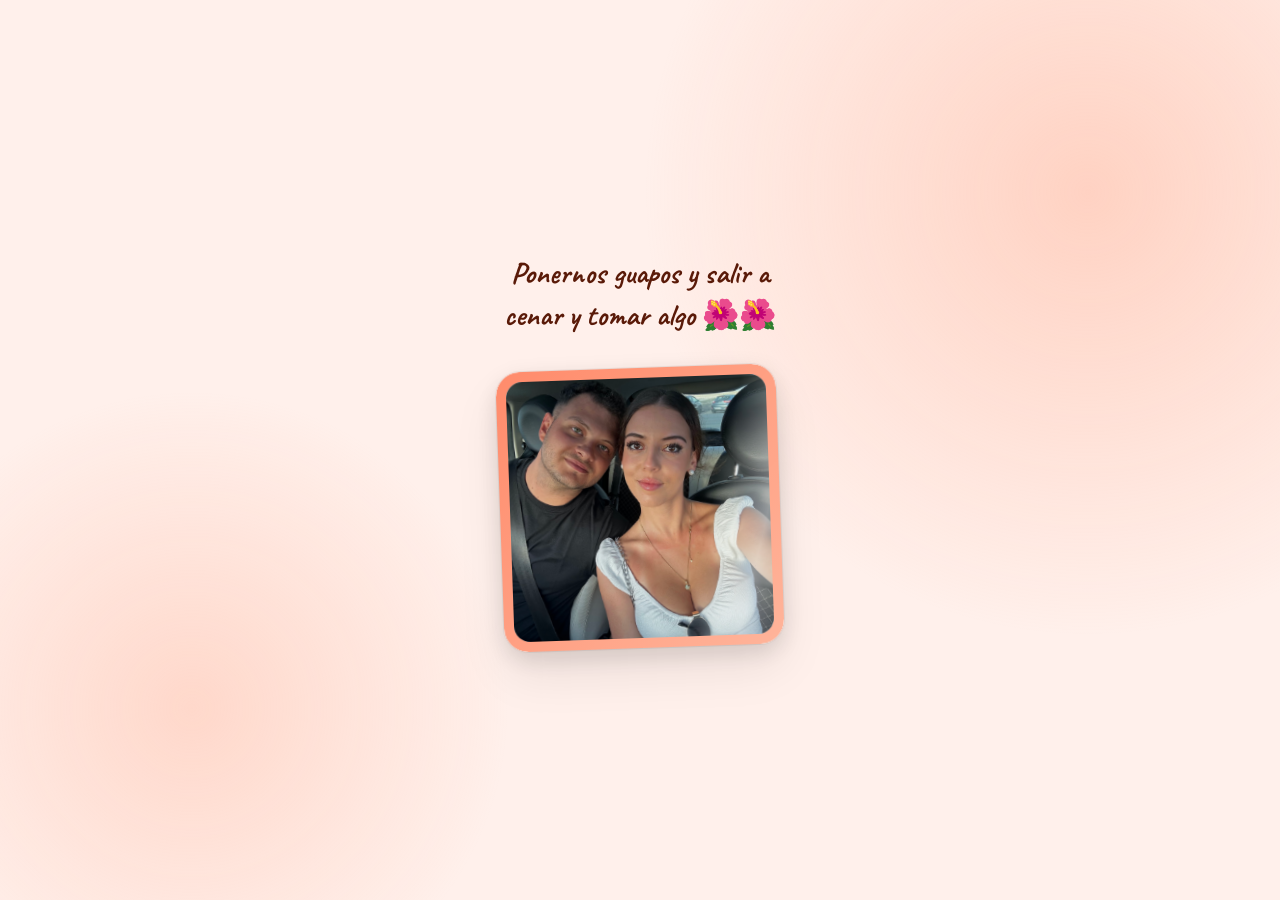
<file: plantilla3.html>
<!DOCTYPE html>
<html lang="es">
<head>
<meta charset="UTF-8">
<meta name="viewport" content="width=device-width, initial-scale=1.0, maximum-scale=1.0">
<meta name="apple-mobile-web-app-capable" content="yes">
<title>💌</title>

<!--
  ╔══════════════════════════════╗
  ║  EDITA SOLO ESTO             ║
  ╠══════════════════════════════╣
  ║  frase → tu texto            ║
  ║  foto  → ruta a la imagen    ║
  ║  color → tema de fondo       ║
  ║  coral | mint | sky | lemon  ║
  ║  lilac | rose | peach        ║
  ╚══════════════════════════════╝
-->
<script>
const CONFIG = {
  frase: "Ponernos guapos y salir a cenar y tomar algo 🌺🌺",
  foto:  "img/coche.jpeg",
  color: "coral",
};
</script>

<link href="https://fonts.googleapis.com/css2?family=Caveat:wght@600;700&family=Nunito:wght@800&display=swap" rel="stylesheet">

<style>
:root {
  --c1: #FF8B6B; --c2: #FFB49A; --c3: #FFF0EB; --ctext: #5A1A08;
}
.mint   { --c1:#52C99A; --c2:#A8E6CF; --c3:#EDFDF5; --ctext:#0A3D25; }
.sky    { --c1:#3BAADC; --c2:#8DD4F0; --c3:#EAF7FF; --ctext:#083050; }
.lemon  { --c1:#F5CC00; --c2:#FFE566; --c3:#FFFDE8; --ctext:#3D2F00; }
.lilac  { --c1:#9B6FDF; --c2:#C8A8FF; --c3:#F3EEFF; --ctext:#2D0A60; }
.rose   { --c1:#FF5C8A; --c2:#FFB0C8; --c3:#FFF0F5; --ctext:#5A0028; }
.peach  { --c1:#FF9A5C; --c2:#FFD0A8; --c3:#FFF5EE; --ctext:#4A1800; }

*, *::before, *::after { margin:0; padding:0; box-sizing:border-box; }

body {
  min-height: 100dvh;
  background: var(--c3);
  display: flex;
  flex-direction: column;
  align-items: center;
  justify-content: center;
  padding: 40px 28px max(40px, env(safe-area-inset-bottom));
  font-family: 'Nunito', sans-serif;
  -webkit-font-smoothing: antialiased;
  overflow: hidden;
  position: relative;
}

/* BG blobs */
body::before {
  content:''; position:fixed;
  width:70vw; height:70vw; border-radius:50%;
  background:radial-gradient(circle, var(--c2), transparent 70%);
  top:-20vw; right:-20vw; z-index:0; pointer-events:none; opacity:0.5;
}
body::after {
  content:''; position:fixed;
  width:50vw; height:50vw; border-radius:50%;
  background:radial-gradient(circle, var(--c2), transparent 70%);
  bottom:-10vw; left:-10vw; z-index:0; pointer-events:none; opacity:0.4;
}

/* ── FRASE ── */
#frase {
  position: relative; z-index:5;
  font-family: 'Caveat', cursive;
  font-size: clamp(22px, 6.5vw, 30px);
  font-weight: 700;
  color: var(--ctext);
  text-align: center;
  line-height: 1.4;
  margin-bottom: 32px;
  max-width: 320px;
  animation: fadeDown 0.7s cubic-bezier(0.22,1,0.36,1) 0.1s both;
}
@keyframes fadeDown {
  from { opacity:0; transform:translateY(-16px); }
  to   { opacity:1; transform:translateY(0); }
}

/* ── MARCO ── */
#marco-wrap {
  position: relative; z-index:5;
  animation: popIn 0.8s cubic-bezier(0.34,1.56,0.64,1) 0.3s both;
}
@keyframes popIn {
  from { opacity:0; transform:scale(0.8) rotate(-3deg); }
  to   { opacity:1; transform:scale(1)   rotate(-2deg); }
}

#marco {
  width: min(280px, 78vw);
  height: min(280px, 78vw);
  border-radius: 24px;
  overflow: hidden;
  background: white;
  padding: 10px;
  box-shadow:
    0 0 0 1px rgba(0,0,0,0.06),
    0 8px 24px rgba(0,0,0,0.12),
    0 24px 48px rgba(0,0,0,0.08);
  position: relative;
  cursor: pointer;
}

/* Borde de color */
#marco::before {
  content:''; position:absolute; inset:0; border-radius:24px;
  background: linear-gradient(135deg, var(--c1), var(--c2));
  z-index:0;
}
#marco::after {
  content:''; position:absolute; inset:10px; border-radius:16px;
  background:white; z-index:1;
}

#foto-area {
  position:absolute; inset:10px; border-radius:16px;
  overflow:hidden; z-index:2;
  background:linear-gradient(135deg, #f0f0f0, #e0e0e0);
  display:flex; align-items:center; justify-content:center;
}
#foto-area img {
  width:100%; height:100%; object-fit:cover; display:block;
}
#placeholder {
  display:flex; flex-direction:column; align-items:center; gap:8px;
}
#placeholder span:first-child { font-size:44px; }
#placeholder span:last-child {
  font-size:11px; font-weight:800; color:#bbb;
  text-transform:uppercase; letter-spacing:0.1em;
}

/* shimmer on load */
#foto-area::after {
  content:''; position:absolute; inset:0;
  background:linear-gradient(105deg, transparent 40%, rgba(255,255,255,0.5) 50%, transparent 60%);
  animation: shimmer 1s ease-out 1s both;
  background-size:200% 100%;
}
@keyframes shimmer {
  from { background-position:200% 0; }
  to   { background-position:-200% 0; }
}

#file-input { display:none; }
</style>
</head>
<body>

<input type="file" id="file-input" accept="image/*">

<p id="frase"></p>

<div id="marco-wrap">
  <div id="marco">
    <div id="foto-area" onclick="document.getElementById('file-input').click()">
      <div id="placeholder">
        <span>📷</span>
        <span>tu foto aquí</span>
      </div>
    </div>
  </div>
</div>

<script>
const C = CONFIG;

// Tema
const temas = { coral:'', mint:'mint', sky:'sky', lemon:'lemon', lilac:'lilac', rose:'rose', peach:'peach' };
if (temas[C.color]) document.body.classList.add(temas[C.color]);

// Frase
document.getElementById('frase').textContent = C.frase;

// Foto
function setFoto(src) {
  const area = document.getElementById('foto-area');
  const ph   = document.getElementById('placeholder');
  let img = area.querySelector('img');
  if (!img) { img = document.createElement('img'); area.insertBefore(img, area.firstChild); }
  img.src = src;
  ph.style.display = 'none';
}
if (C.foto && C.foto !== 'foto.jpg') {
  const t = new Image(); t.onload = () => setFoto(C.foto); t.src = C.foto;
}
document.getElementById('file-input').addEventListener('change', function(e) {
  const f = e.target.files[0]; if (!f) return;
  const r = new FileReader(); r.onload = ev => setFoto(ev.target.result); r.readAsDataURL(f);
});
</script>
</body>
</html>
</file>
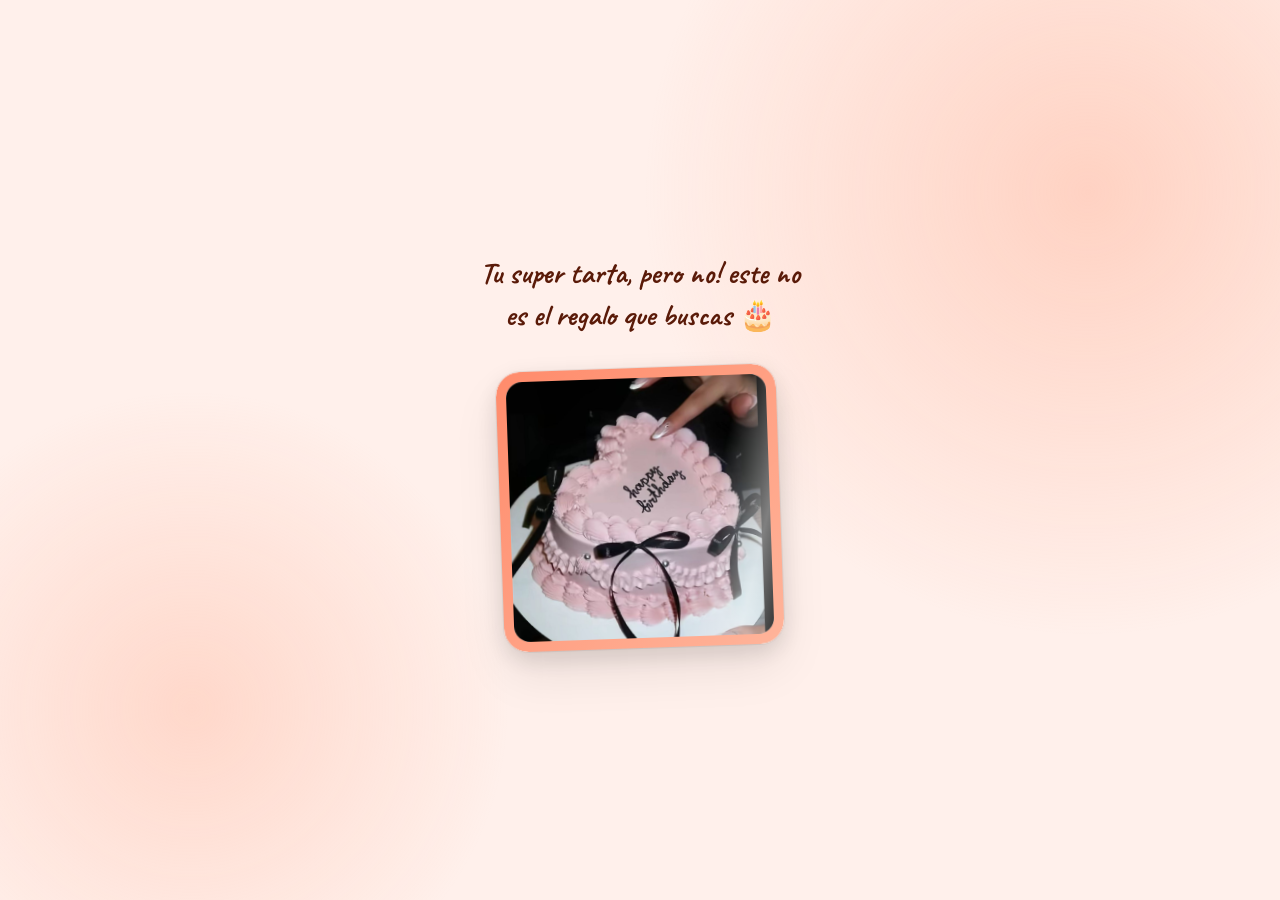
<file: plantilla4.html>
<!DOCTYPE html>
<html lang="es">
<head>
<meta charset="UTF-8">
<meta name="viewport" content="width=device-width, initial-scale=1.0, maximum-scale=1.0">
<meta name="apple-mobile-web-app-capable" content="yes">
<title>💌</title>

<!--
  ╔══════════════════════════════╗
  ║  EDITA SOLO ESTO             ║
  ╠══════════════════════════════╣
  ║  frase → tu texto            ║
  ║  foto  → ruta a la imagen    ║
  ║  color → tema de fondo       ║
  ║  coral | mint | sky | lemon  ║
  ║  lilac | rose | peach        ║
  ╚══════════════════════════════╝
-->
<script>
const CONFIG = {
  frase: "Tu super tarta, pero no! este no es el regalo que buscas 🎂",
  foto:  "img/tarta.JPG",
  color: "coral",
};
</script>

<link href="https://fonts.googleapis.com/css2?family=Caveat:wght@600;700&family=Nunito:wght@800&display=swap" rel="stylesheet">

<style>
:root {
  --c1: #FF8B6B; --c2: #FFB49A; --c3: #FFF0EB; --ctext: #5A1A08;
}
.mint   { --c1:#52C99A; --c2:#A8E6CF; --c3:#EDFDF5; --ctext:#0A3D25; }
.sky    { --c1:#3BAADC; --c2:#8DD4F0; --c3:#EAF7FF; --ctext:#083050; }
.lemon  { --c1:#F5CC00; --c2:#FFE566; --c3:#FFFDE8; --ctext:#3D2F00; }
.lilac  { --c1:#9B6FDF; --c2:#C8A8FF; --c3:#F3EEFF; --ctext:#2D0A60; }
.rose   { --c1:#FF5C8A; --c2:#FFB0C8; --c3:#FFF0F5; --ctext:#5A0028; }
.peach  { --c1:#FF9A5C; --c2:#FFD0A8; --c3:#FFF5EE; --ctext:#4A1800; }

*, *::before, *::after { margin:0; padding:0; box-sizing:border-box; }

body {
  min-height: 100dvh;
  background: var(--c3);
  display: flex;
  flex-direction: column;
  align-items: center;
  justify-content: center;
  padding: 40px 28px max(40px, env(safe-area-inset-bottom));
  font-family: 'Nunito', sans-serif;
  -webkit-font-smoothing: antialiased;
  overflow: hidden;
  position: relative;
}

/* BG blobs */
body::before {
  content:''; position:fixed;
  width:70vw; height:70vw; border-radius:50%;
  background:radial-gradient(circle, var(--c2), transparent 70%);
  top:-20vw; right:-20vw; z-index:0; pointer-events:none; opacity:0.5;
}
body::after {
  content:''; position:fixed;
  width:50vw; height:50vw; border-radius:50%;
  background:radial-gradient(circle, var(--c2), transparent 70%);
  bottom:-10vw; left:-10vw; z-index:0; pointer-events:none; opacity:0.4;
}

/* ── FRASE ── */
#frase {
  position: relative; z-index:5;
  font-family: 'Caveat', cursive;
  font-size: clamp(22px, 6.5vw, 30px);
  font-weight: 700;
  color: var(--ctext);
  text-align: center;
  line-height: 1.4;
  margin-bottom: 32px;
  max-width: 320px;
  animation: fadeDown 0.7s cubic-bezier(0.22,1,0.36,1) 0.1s both;
}
@keyframes fadeDown {
  from { opacity:0; transform:translateY(-16px); }
  to   { opacity:1; transform:translateY(0); }
}

/* ── MARCO ── */
#marco-wrap {
  position: relative; z-index:5;
  animation: popIn 0.8s cubic-bezier(0.34,1.56,0.64,1) 0.3s both;
}
@keyframes popIn {
  from { opacity:0; transform:scale(0.8) rotate(-3deg); }
  to   { opacity:1; transform:scale(1)   rotate(-2deg); }
}

#marco {
  width: min(280px, 78vw);
  height: min(280px, 78vw);
  border-radius: 24px;
  overflow: hidden;
  background: white;
  padding: 10px;
  box-shadow:
    0 0 0 1px rgba(0,0,0,0.06),
    0 8px 24px rgba(0,0,0,0.12),
    0 24px 48px rgba(0,0,0,0.08);
  position: relative;
  cursor: pointer;
}

/* Borde de color */
#marco::before {
  content:''; position:absolute; inset:0; border-radius:24px;
  background: linear-gradient(135deg, var(--c1), var(--c2));
  z-index:0;
}
#marco::after {
  content:''; position:absolute; inset:10px; border-radius:16px;
  background:white; z-index:1;
}

#foto-area {
  position:absolute; inset:10px; border-radius:16px;
  overflow:hidden; z-index:2;
  background:linear-gradient(135deg, #f0f0f0, #e0e0e0);
  display:flex; align-items:center; justify-content:center;
}
#foto-area img {
  width:100%; height:100%; object-fit:cover; display:block;
}
#placeholder {
  display:flex; flex-direction:column; align-items:center; gap:8px;
}
#placeholder span:first-child { font-size:44px; }
#placeholder span:last-child {
  font-size:11px; font-weight:800; color:#bbb;
  text-transform:uppercase; letter-spacing:0.1em;
}

/* shimmer on load */
#foto-area::after {
  content:''; position:absolute; inset:0;
  background:linear-gradient(105deg, transparent 40%, rgba(255,255,255,0.5) 50%, transparent 60%);
  animation: shimmer 1s ease-out 1s both;
  background-size:200% 100%;
}
@keyframes shimmer {
  from { background-position:200% 0; }
  to   { background-position:-200% 0; }
}

#file-input { display:none; }
</style>
</head>
<body>

<input type="file" id="file-input" accept="image/*">

<p id="frase"></p>

<div id="marco-wrap">
  <div id="marco">
    <div id="foto-area" onclick="document.getElementById('file-input').click()">
      <div id="placeholder">
        <span>📷</span>
        <span>tu foto aquí</span>
      </div>
    </div>
  </div>
</div>

<script>
const C = CONFIG;

// Tema
const temas = { coral:'', mint:'mint', sky:'sky', lemon:'lemon', lilac:'lilac', rose:'rose', peach:'peach' };
if (temas[C.color]) document.body.classList.add(temas[C.color]);

// Frase
document.getElementById('frase').textContent = C.frase;

// Foto
function setFoto(src) {
  const area = document.getElementById('foto-area');
  const ph   = document.getElementById('placeholder');
  let img = area.querySelector('img');
  if (!img) { img = document.createElement('img'); area.insertBefore(img, area.firstChild); }
  img.src = src;
  ph.style.display = 'none';
}
if (C.foto && C.foto !== 'foto.jpg') {
  const t = new Image(); t.onload = () => setFoto(C.foto); t.src = C.foto;
}
document.getElementById('file-input').addEventListener('change', function(e) {
  const f = e.target.files[0]; if (!f) return;
  const r = new FileReader(); r.onload = ev => setFoto(ev.target.result); r.readAsDataURL(f);
});
</script>
</body>
</html>
</file>
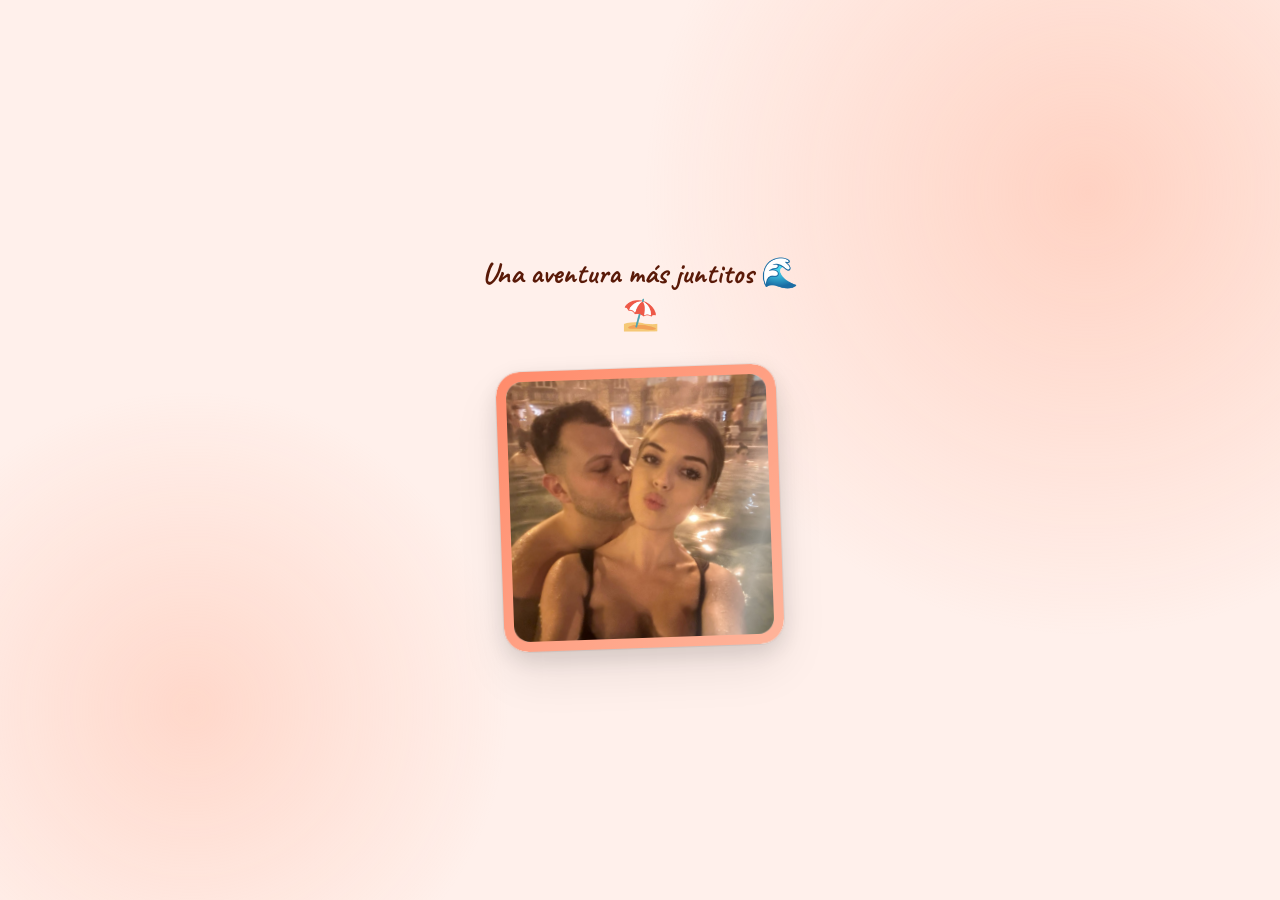
<file: plantilla5.html>
<!DOCTYPE html>
<html lang="es">
<head>
<meta charset="UTF-8">
<meta name="viewport" content="width=device-width, initial-scale=1.0, maximum-scale=1.0">
<meta name="apple-mobile-web-app-capable" content="yes">
<title>💌</title>

<!--
  ╔══════════════════════════════╗
  ║  EDITA SOLO ESTO             ║
  ╠══════════════════════════════╣
  ║  frase → tu texto            ║
  ║  foto  → ruta a la imagen    ║
  ║  color → tema de fondo       ║
  ║  coral | mint | sky | lemon  ║
  ║  lilac | rose | peach        ║
  ╚══════════════════════════════╝
-->
<script>
const CONFIG = {
  frase: "Una aventura más juntitos 🌊⛱️",
  foto:  "img/termas.JPG",
  color: "coral",
};
</script>

<link href="https://fonts.googleapis.com/css2?family=Caveat:wght@600;700&family=Nunito:wght@800&display=swap" rel="stylesheet">

<style>
:root {
  --c1: #FF8B6B; --c2: #FFB49A; --c3: #FFF0EB; --ctext: #5A1A08;
}
.mint   { --c1:#52C99A; --c2:#A8E6CF; --c3:#EDFDF5; --ctext:#0A3D25; }
.sky    { --c1:#3BAADC; --c2:#8DD4F0; --c3:#EAF7FF; --ctext:#083050; }
.lemon  { --c1:#F5CC00; --c2:#FFE566; --c3:#FFFDE8; --ctext:#3D2F00; }
.lilac  { --c1:#9B6FDF; --c2:#C8A8FF; --c3:#F3EEFF; --ctext:#2D0A60; }
.rose   { --c1:#FF5C8A; --c2:#FFB0C8; --c3:#FFF0F5; --ctext:#5A0028; }
.peach  { --c1:#FF9A5C; --c2:#FFD0A8; --c3:#FFF5EE; --ctext:#4A1800; }

*, *::before, *::after { margin:0; padding:0; box-sizing:border-box; }

body {
  min-height: 100dvh;
  background: var(--c3);
  display: flex;
  flex-direction: column;
  align-items: center;
  justify-content: center;
  padding: 40px 28px max(40px, env(safe-area-inset-bottom));
  font-family: 'Nunito', sans-serif;
  -webkit-font-smoothing: antialiased;
  overflow: hidden;
  position: relative;
}

/* BG blobs */
body::before {
  content:''; position:fixed;
  width:70vw; height:70vw; border-radius:50%;
  background:radial-gradient(circle, var(--c2), transparent 70%);
  top:-20vw; right:-20vw; z-index:0; pointer-events:none; opacity:0.5;
}
body::after {
  content:''; position:fixed;
  width:50vw; height:50vw; border-radius:50%;
  background:radial-gradient(circle, var(--c2), transparent 70%);
  bottom:-10vw; left:-10vw; z-index:0; pointer-events:none; opacity:0.4;
}

/* ── FRASE ── */
#frase {
  position: relative; z-index:5;
  font-family: 'Caveat', cursive;
  font-size: clamp(22px, 6.5vw, 30px);
  font-weight: 700;
  color: var(--ctext);
  text-align: center;
  line-height: 1.4;
  margin-bottom: 32px;
  max-width: 320px;
  animation: fadeDown 0.7s cubic-bezier(0.22,1,0.36,1) 0.1s both;
}
@keyframes fadeDown {
  from { opacity:0; transform:translateY(-16px); }
  to   { opacity:1; transform:translateY(0); }
}

/* ── MARCO ── */
#marco-wrap {
  position: relative; z-index:5;
  animation: popIn 0.8s cubic-bezier(0.34,1.56,0.64,1) 0.3s both;
}
@keyframes popIn {
  from { opacity:0; transform:scale(0.8) rotate(-3deg); }
  to   { opacity:1; transform:scale(1)   rotate(-2deg); }
}

#marco {
  width: min(280px, 78vw);
  height: min(280px, 78vw);
  border-radius: 24px;
  overflow: hidden;
  background: white;
  padding: 10px;
  box-shadow:
    0 0 0 1px rgba(0,0,0,0.06),
    0 8px 24px rgba(0,0,0,0.12),
    0 24px 48px rgba(0,0,0,0.08);
  position: relative;
  cursor: pointer;
}

/* Borde de color */
#marco::before {
  content:''; position:absolute; inset:0; border-radius:24px;
  background: linear-gradient(135deg, var(--c1), var(--c2));
  z-index:0;
}
#marco::after {
  content:''; position:absolute; inset:10px; border-radius:16px;
  background:white; z-index:1;
}

#foto-area {
  position:absolute; inset:10px; border-radius:16px;
  overflow:hidden; z-index:2;
  background:linear-gradient(135deg, #f0f0f0, #e0e0e0);
  display:flex; align-items:center; justify-content:center;
}
#foto-area img {
  width:100%; height:100%; object-fit:cover; display:block;
}
#placeholder {
  display:flex; flex-direction:column; align-items:center; gap:8px;
}
#placeholder span:first-child { font-size:44px; }
#placeholder span:last-child {
  font-size:11px; font-weight:800; color:#bbb;
  text-transform:uppercase; letter-spacing:0.1em;
}

/* shimmer on load */
#foto-area::after {
  content:''; position:absolute; inset:0;
  background:linear-gradient(105deg, transparent 40%, rgba(255,255,255,0.5) 50%, transparent 60%);
  animation: shimmer 1s ease-out 1s both;
  background-size:200% 100%;
}
@keyframes shimmer {
  from { background-position:200% 0; }
  to   { background-position:-200% 0; }
}

#file-input { display:none; }
</style>
</head>
<body>

<input type="file" id="file-input" accept="image/*">

<p id="frase"></p>

<div id="marco-wrap">
  <div id="marco">
    <div id="foto-area" onclick="document.getElementById('file-input').click()">
      <div id="placeholder">
        <span>📷</span>
        <span>tu foto aquí</span>
      </div>
    </div>
  </div>
</div>

<script>
const C = CONFIG;

// Tema
const temas = { coral:'', mint:'mint', sky:'sky', lemon:'lemon', lilac:'lilac', rose:'rose', peach:'peach' };
if (temas[C.color]) document.body.classList.add(temas[C.color]);

// Frase
document.getElementById('frase').textContent = C.frase;

// Foto
function setFoto(src) {
  const area = document.getElementById('foto-area');
  const ph   = document.getElementById('placeholder');
  let img = area.querySelector('img');
  if (!img) { img = document.createElement('img'); area.insertBefore(img, area.firstChild); }
  img.src = src;
  ph.style.display = 'none';
}
if (C.foto && C.foto !== 'foto.jpg') {
  const t = new Image(); t.onload = () => setFoto(C.foto); t.src = C.foto;
}
document.getElementById('file-input').addEventListener('change', function(e) {
  const f = e.target.files[0]; if (!f) return;
  const r = new FileReader(); r.onload = ev => setFoto(ev.target.result); r.readAsDataURL(f);
});
</script>
</body>
</html>
</file>
